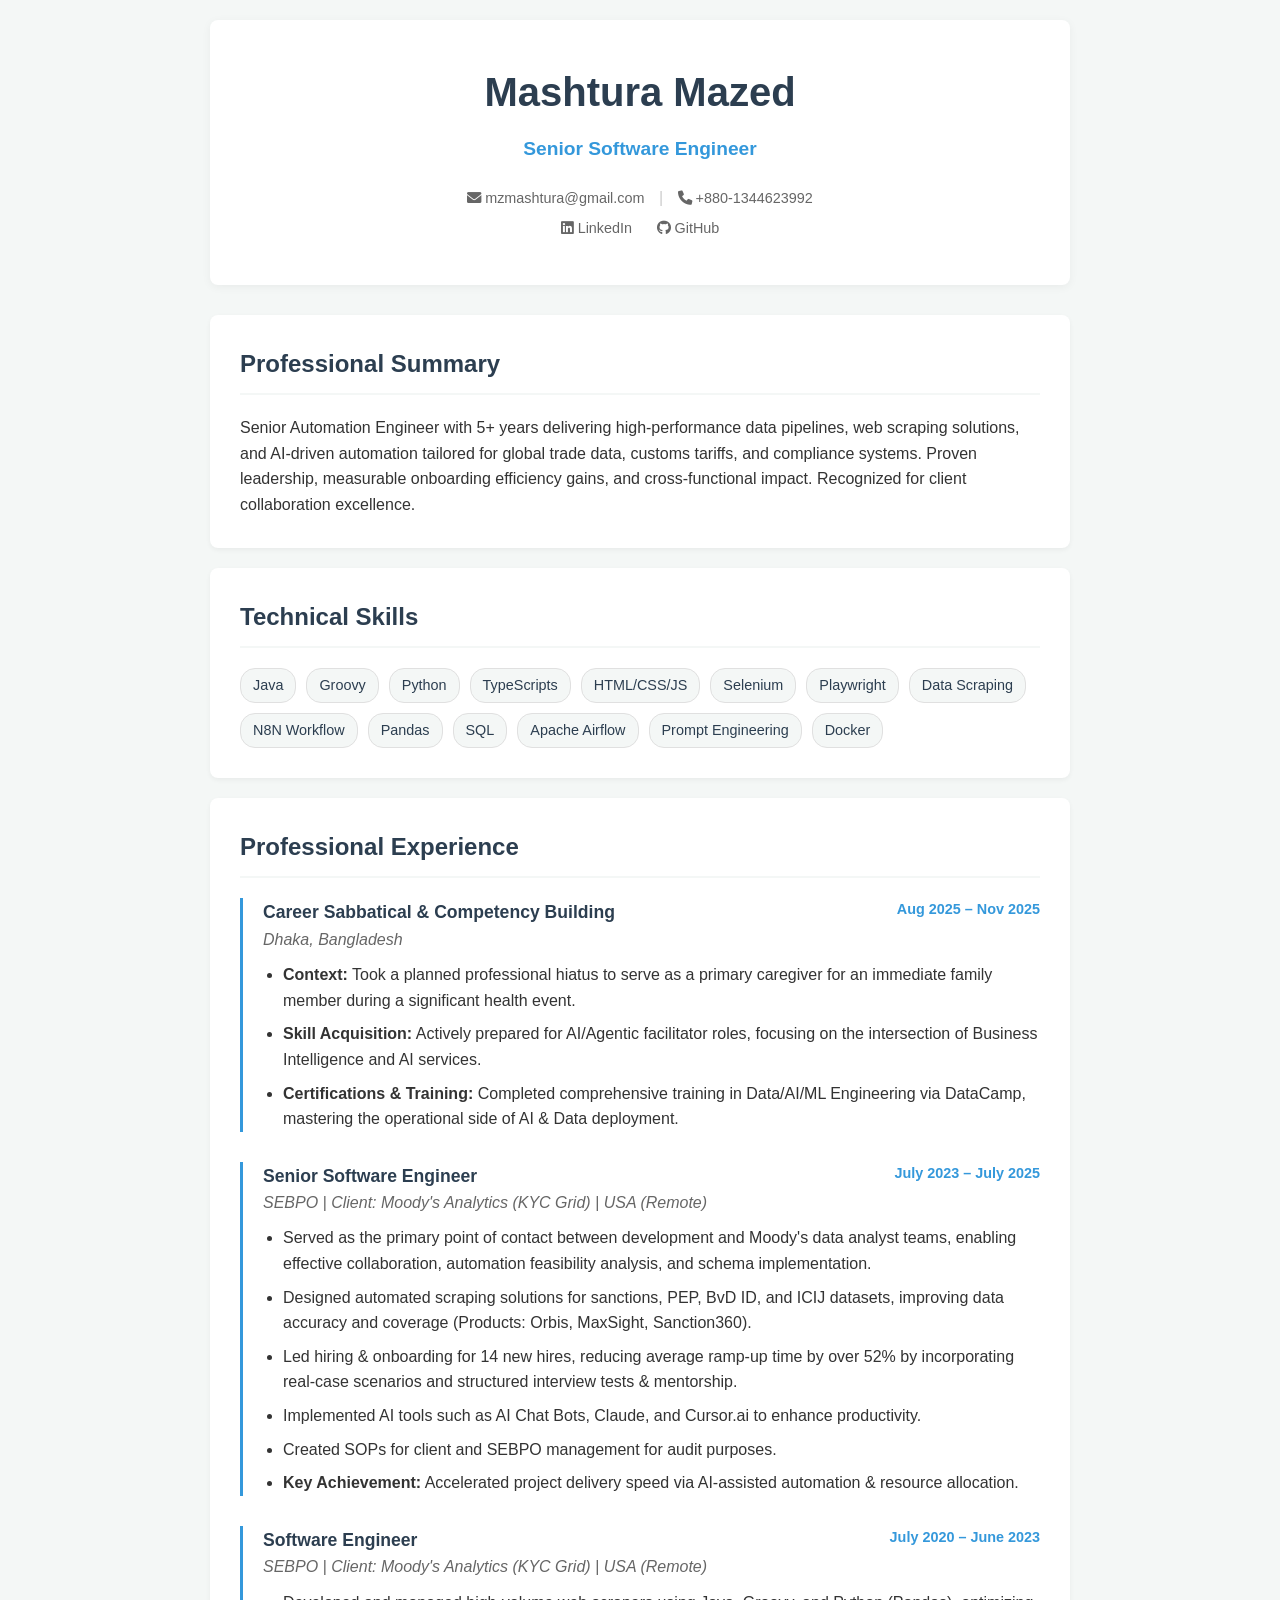
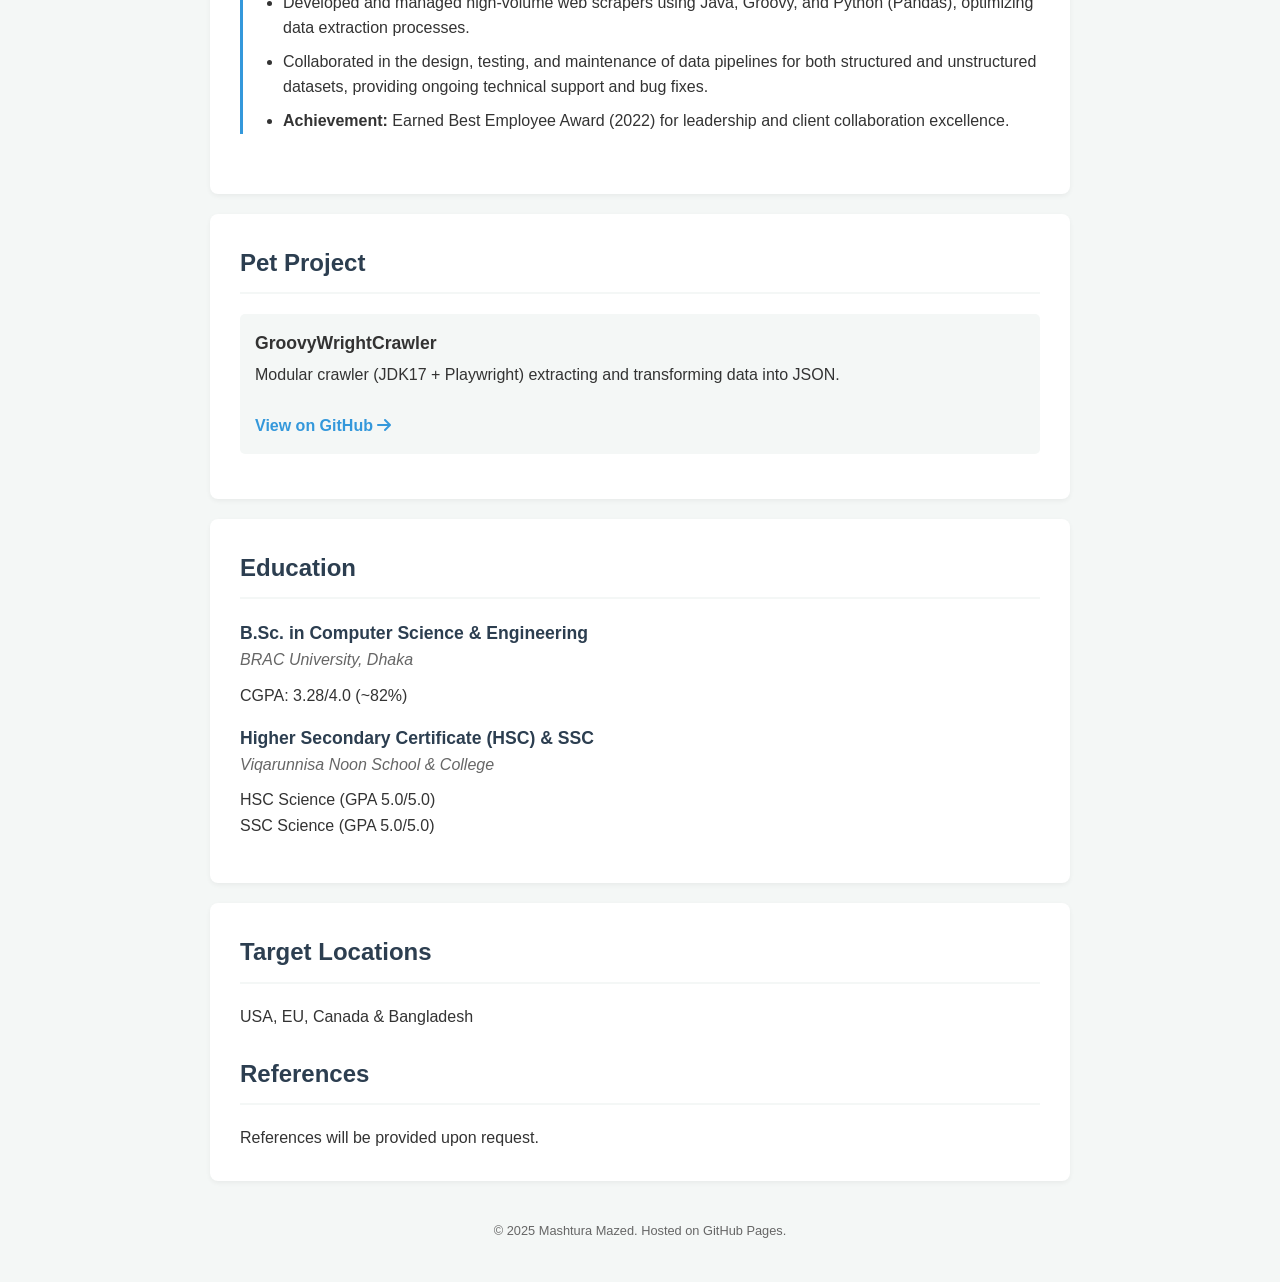
<file: index1.html>
<!DOCTYPE html>
<html lang="en">
<head>
    <meta charset="UTF-8">
    <meta name="viewport" content="width=device-width, initial-scale=1.0">
    <title>Mashtura Mazed | Senior Software Engineer</title>
    <link rel="stylesheet" href="https://cdnjs.cloudflare.com/ajax/libs/font-awesome/6.0.0/css/all.min.css">
    <style>
        :root {
            --primary: #2c3e50;
            --accent: #3498db;
            --light: #f4f7f6;
            --text: #333;
            --text-light: #666;
            --white: #ffffff;
        }

        * {
            box-sizing: border-box;
            margin: 0;
            padding: 0;
        }

        body {
            font-family: 'Segoe UI', Tahoma, Geneva, Verdana, sans-serif;
            line-height: 1.6;
            color: var(--text);
            background-color: var(--light);
        }

        .container {
            max-width: 900px;
            margin: 0 auto;
            padding: 20px;
        }

        /* Header */
        header {
            background-color: var(--white);
            padding: 40px 20px;
            text-align: center;
            border-radius: 8px;
            box-shadow: 0 2px 10px rgba(0,0,0,0.05);
            margin-bottom: 30px;
        }

        h1 {
            color: var(--primary);
            font-size: 2.5rem;
            margin-bottom: 10px;
        }

        .role {
            font-size: 1.2rem;
            color: var(--accent);
            font-weight: 600;
            margin-bottom: 20px;
        }

        .contact-info a {
            color: var(--text-light);
            text-decoration: none;
            margin: 0 10px;
            font-size: 0.9rem;
            transition: color 0.3s;
            display: inline-block;
            margin-bottom: 5px;
        }

        .contact-info a:hover {
            color: var(--accent);
        }

        /* Sections */
        section {
            background: var(--white);
            padding: 30px;
            margin-bottom: 20px;
            border-radius: 8px;
            box-shadow: 0 2px 5px rgba(0,0,0,0.05);
        }

        h2 {
            color: var(--primary);
            border-bottom: 2px solid var(--light);
            padding-bottom: 10px;
            margin-bottom: 20px;
            font-size: 1.5rem;
        }

        /* Experience Timeline */
        .job {
            margin-bottom: 30px;
            border-left: 3px solid var(--accent);
            padding-left: 20px;
        }

        .job-header {
            display: flex;
            justify-content: space-between;
            flex-wrap: wrap;
            margin-bottom: 10px;
        }

        .job-title {
            font-weight: bold;
            font-size: 1.1rem;
            color: var(--primary);
        }

        .company {
            color: var(--text-light);
            font-style: italic;
        }

        .date {
            color: var(--accent);
            font-weight: 600;
            font-size: 0.9rem;
        }

        .job ul {
            list-style-type: disc;
            margin-left: 20px;
            margin-top: 10px;
        }

        .job li {
            margin-bottom: 8px;
            color: var(--text);
        }

        /* Skills Tags */
        .skills-grid {
            display: flex;
            flex-wrap: wrap;
            gap: 10px;
        }

        .skill-tag {
            background-color: var(--light);
            color: var(--primary);
            padding: 5px 12px;
            border-radius: 15px;
            font-size: 0.9rem;
            border: 1px solid #e0e0e0;
        }

        /* Project Cards */
        .project {
            background: var(--light);
            padding: 15px;
            border-radius: 5px;
            margin-bottom: 15px;
        }
        
        .project h3 {
            font-size: 1.1rem;
            margin-bottom: 5px;
        }

        .project a {
            color: var(--accent);
            text-decoration: none;
            font-weight: bold;
        }

        /* Education & Footer */
        .education-item {
            margin-bottom: 15px;
        }

        footer {
            text-align: center;
            padding: 20px;
            color: var(--text-light);
            font-size: 0.8rem;
        }

        @media (max-width: 600px) {
            .job-header {
                flex-direction: column;
            }
            h1 { font-size: 2rem; }
        }
    </style>
</head>
<body>

    <div class="container">
        <header>
            <h1>Mashtura Mazed</h1> 
            <div class="role">Senior Software Engineer</div>
            <div class="contact-info">
                <a href="mailto:mzmashtura@gmail.com"><i class="fas fa-envelope"></i> mzmashtura@gmail.com</a>
                <span style="color:#ccc">|</span>
                <a href="tel:+8801344623992"><i class="fas fa-phone"></i> +880-1344623992</a>
                <br>
                <a href="https://linkedin.com/in/mashtura-m" target="_blank"><i class="fab fa-linkedin"></i> LinkedIn</a>
                <a href="https://github.com/mashtura-m" target="_blank"><i class="fab fa-github"></i> GitHub</a>
            </div>
        </header>

        <section id="about">
            <h2>Professional Summary</h2>
            <p>
                Senior Automation Engineer with 5+ years delivering high-performance data pipelines, web scraping solutions, and AI-driven automation tailored for global trade data, customs tariffs, and compliance systems. Proven leadership, measurable onboarding efficiency gains, and cross-functional impact. Recognized for client collaboration excellence.
            </p>
        </section>

        <section id="skills">
            <h2>Technical Skills</h2>
            <div class="skills-grid">
                <span class="skill-tag">Java</span>
                <span class="skill-tag">Groovy</span>
                <span class="skill-tag">Python</span>
                <span class="skill-tag">TypeScripts</span>
                <span class="skill-tag">HTML/CSS/JS</span>
                <span class="skill-tag">Selenium</span>
                <span class="skill-tag">Playwright</span>
                <span class="skill-tag">Data Scraping</span>
                <span class="skill-tag">N8N Workflow</span>
                <span class="skill-tag">Pandas</span>
                <span class="skill-tag">SQL</span>
                <span class="skill-tag">Apache Airflow</span>
                <span class="skill-tag">Prompt Engineering</span>
                <span class="skill-tag">Docker</span>
            </div>
        </section>

        <section id="experience">
            <h2>Professional Experience</h2>

            <div class="job">
                <div class="job-header">
                    <div>
                        <div class="job-title">Career Sabbatical & Competency Building</div>
                        <div class="company">Dhaka, Bangladesh</div>
                    </div>
                    <div class="date">Aug 2025 – Nov 2025</div>
                </div>
                <ul>
                    <li><strong>Context:</strong> Took a planned professional hiatus to serve as a primary caregiver for an immediate family member during a significant health event.</li>
                    <li><strong>Skill Acquisition:</strong> Actively prepared for AI/Agentic facilitator roles, focusing on the intersection of Business Intelligence and AI services.</li>
                    <li><strong>Certifications & Training:</strong> Completed comprehensive training in Data/AI/ML Engineering via DataCamp, mastering the operational side of AI & Data deployment.</li>
                </ul>
            </div>

            <div class="job">
                <div class="job-header">
                    <div>
                        <div class="job-title">Senior Software Engineer</div>
                        <div class="company">SEBPO | Client: Moody's Analytics (KYC Grid) | USA (Remote)</div>
                    </div>
                    <div class="date">July 2023 – July 2025</div>
                </div>
                <ul>
                    <li>Served as the primary point of contact between development and Moody's data analyst teams, enabling effective collaboration, automation feasibility analysis, and schema implementation.</li>
                    <li>Designed automated scraping solutions for sanctions, PEP, BvD ID, and ICIJ datasets, improving data accuracy and coverage (Products: Orbis, MaxSight, Sanction360).</li>
                    <li>Led hiring & onboarding for 14 new hires, reducing average ramp-up time by over 52% by incorporating real-case scenarios and structured interview tests & mentorship.</li>
                    <li>Implemented AI tools such as AI Chat Bots, Claude, and Cursor.ai to enhance productivity.</li>
                    <li>Created SOPs for client and SEBPO management for audit purposes.</li>
                    <li><strong>Key Achievement:</strong> Accelerated project delivery speed via AI-assisted automation & resource allocation.</li>
                </ul>
            </div>

            <div class="job">
                <div class="job-header">
                    <div>
                        <div class="job-title">Software Engineer</div>
                        <div class="company">SEBPO | Client: Moody's Analytics (KYC Grid) | USA (Remote)</div>
                    </div>
                    <div class="date">July 2020 – June 2023</div>
                </div>
                <ul>
                    <li>Developed and managed high-volume web scrapers using Java, Groovy, and Python (Pandas), optimizing data extraction processes.</li>
                    <li>Collaborated in the design, testing, and maintenance of data pipelines for both structured and unstructured datasets, providing ongoing technical support and bug fixes.</li>
                    <li><strong>Achievement:</strong> Earned Best Employee Award (2022) for leadership and client collaboration excellence.</li>
                </ul>
            </div>
        </section>

        <section id="projects">
            <h2>Pet Project</h2>
            <div class="project">
                <h3>GroovyWrightCrawler</h3>
                <p>Modular crawler (JDK17 + Playwright) extracting and transforming data into JSON.</p>
                <br>
                <a href="https://github.com/mashtura-m/GroovyWrightCrawler" target="_blank">View on GitHub <i class="fas fa-arrow-right"></i></a>
            </div>
        </section>

        <section id="education">
            <h2>Education</h2>
            <div class="education-item">
                <div class="job-header">
                    <div>
                        <div class="job-title">B.Sc. in Computer Science & Engineering</div>
                        <div class="company">BRAC University, Dhaka</div>
                    </div>
                
                </div>
                <p>CGPA: 3.28/4.0 (~82%)</p>
            </div>
            
            <div class="education-item">
                <div class="job-header">
                    <div>
                        <div class="job-title">Higher Secondary Certificate (HSC) & SSC</div>
                        <div class="company">Viqarunnisa Noon School & College</div>
                    </div>
                </div>
                <p>HSC Science (GPA 5.0/5.0)</p>
                <p>SSC Science (GPA 5.0/5.0)</p>
            </div>
        </section>

        <section id="misc">
            <h2>Target Locations</h2>
            <p>USA, EU, Canada & Bangladesh</p>
            <br>
            <h2>References</h2>
            <p>References will be provided upon request.</p>
         </section>

        <footer>
            <p>&copy; 2025 Mashtura Mazed. Hosted on GitHub Pages.</p>
        </footer>
    </div>

</body>
</html>
</file>
